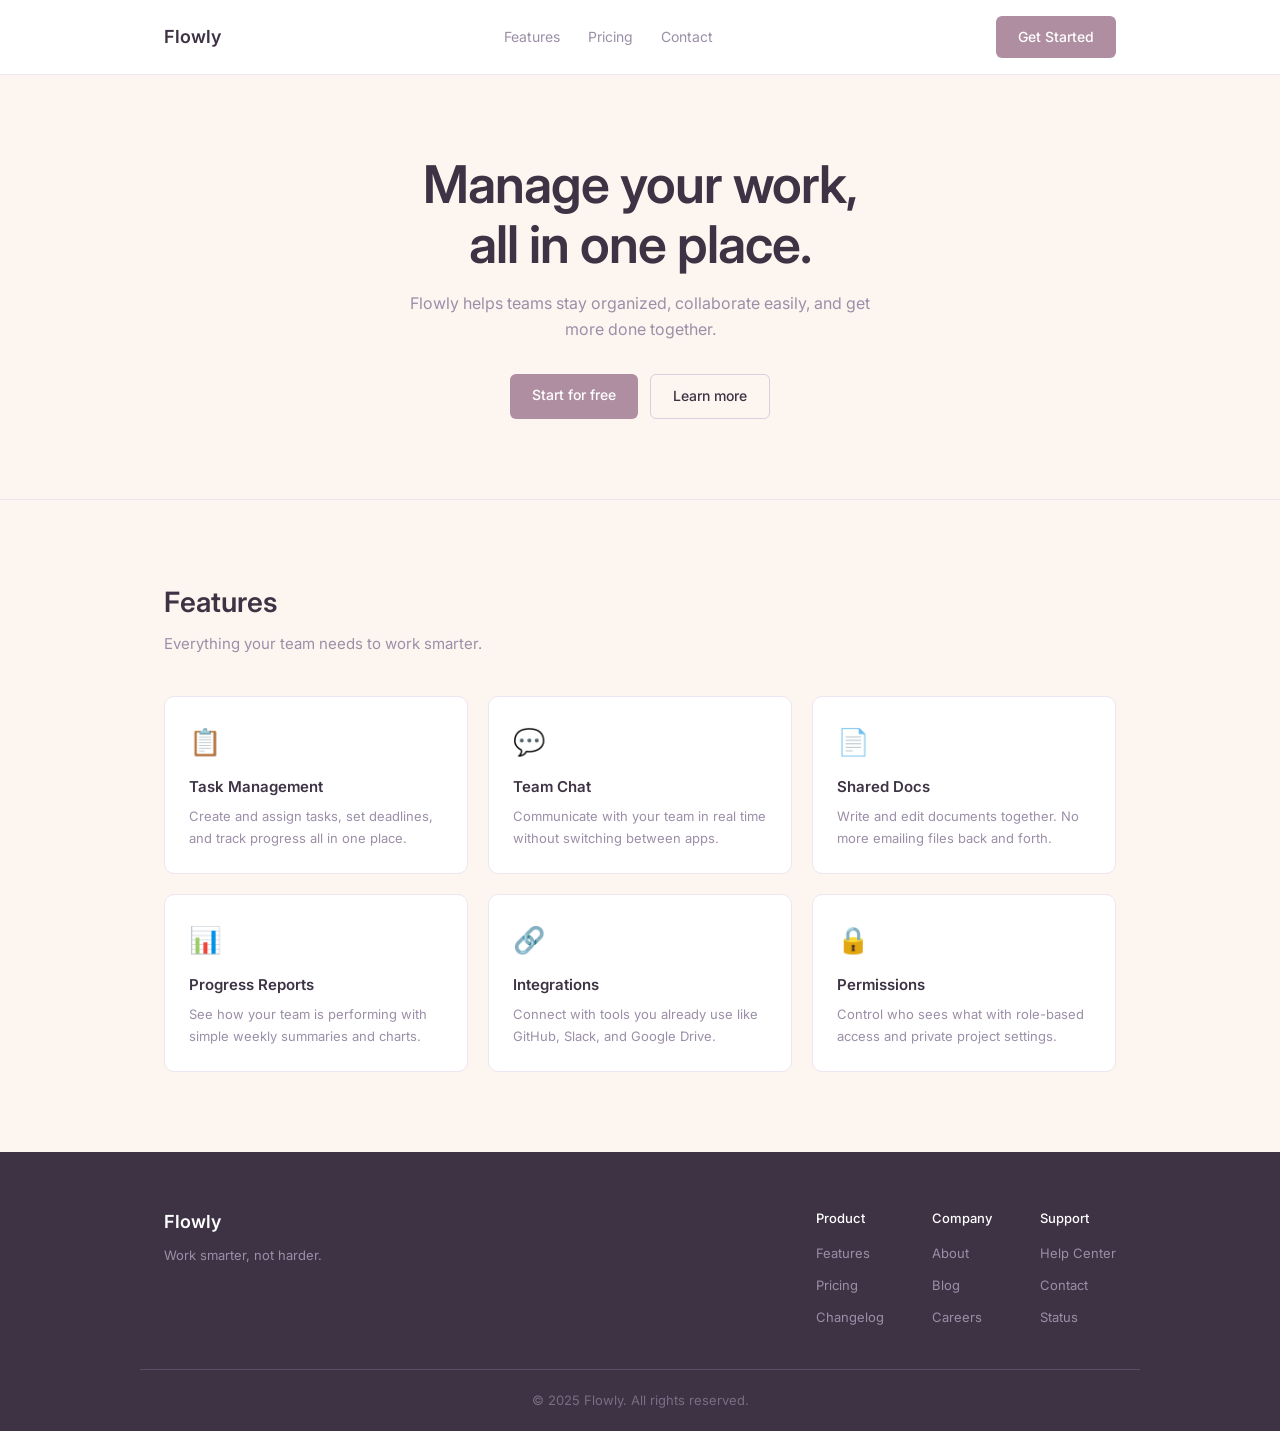
<file: landingPage/index.html>
<!DOCTYPE html>
<html lang="en">
<head>
  <meta charset="UTF-8" />
  <meta name="viewport" content="width=device-width, initial-scale=1.0" />
  <title>Flowly</title>
  <link href="https://fonts.googleapis.com/css2?family=Inter:wght@400;500;600&display=swap" rel="stylesheet" />
  <link rel="stylesheet" href="style.css" />
</head>
<body>

  <!-- HEADER & NAVIGATION -->
  <header>
    <div class="container nav-container">
      <div class="logo">Flowly</div>
      <nav>
        <ul class="nav-links">
          <li><a href="#features">Features</a></li>
          <li><a href="#pricing">Pricing</a></li>
          <li><a href="#contact">Contact</a></li>
        </ul>
      </nav>
      <a href="#" class="btn">Get Started</a>
      <button class="hamburger" id="hamburger">&#9776;</button>
    </div>
    <div class="mobile-nav" id="mobileNav">
      <a href="#features">Features</a>
      <a href="#pricing">Pricing</a>
      <a href="#contact">Contact</a>
      <a href="#" class="btn">Get Started</a>
    </div>
  </header>

  <!-- HERO SECTION -->
  <section id="hero">
    <div class="container hero-container">
      <h1>Manage your work,<br />all in one place.</h1>
      <p>Flowly helps teams stay organized, collaborate easily, and get more done together.</p>
      <div class="hero-btns">
        <a href="#" class="btn">Start for free</a>
        <a href="#features" class="btn-outline">Learn more</a>
      </div>
    </div>
  </section>

  <!-- FEATURES SECTION -->
  <section id="features">
    <div class="container">
      <h2>Features</h2>
      <p class="section-sub">Everything your team needs to work smarter.</p>
      <div class="features-grid">
        <div class="feature-card">
          <div class="icon">📋</div>
          <h3>Task Management</h3>
          <p>Create and assign tasks, set deadlines, and track progress all in one place.</p>
        </div>
        <div class="feature-card">
          <div class="icon">💬</div>
          <h3>Team Chat</h3>
          <p>Communicate with your team in real time without switching between apps.</p>
        </div>
        <div class="feature-card">
          <div class="icon">📄</div>
          <h3>Shared Docs</h3>
          <p>Write and edit documents together. No more emailing files back and forth.</p>
        </div>
        <div class="feature-card">
          <div class="icon">📊</div>
          <h3>Progress Reports</h3>
          <p>See how your team is performing with simple weekly summaries and charts.</p>
        </div>
        <div class="feature-card">
          <div class="icon">🔗</div>
          <h3>Integrations</h3>
          <p>Connect with tools you already use like GitHub, Slack, and Google Drive.</p>
        </div>
        <div class="feature-card">
          <div class="icon">🔒</div>
          <h3>Permissions</h3>
          <p>Control who sees what with role-based access and private project settings.</p>
        </div>
      </div>
    </div>
  </section>

  <!-- FOOTER -->
  <footer id="contact">
    <div class="container footer-container">
      <div class="footer-brand">
        <div class="logo">Flowly</div>
        <p>Work smarter, not harder.</p>
      </div>
      <div class="footer-links">
        <div>
          <h4>Product</h4>
          <ul>
            <li><a href="#features">Features</a></li>
            <li><a href="#">Pricing</a></li>
            <li><a href="#">Changelog</a></li>
          </ul>
        </div>
        <div>
          <h4>Company</h4>
          <ul>
            <li><a href="#">About</a></li>
            <li><a href="#">Blog</a></li>
            <li><a href="#">Careers</a></li>
          </ul>
        </div>
        <div>
          <h4>Support</h4>
          <ul>
            <li><a href="#">Help Center</a></li>
            <li><a href="#">Contact</a></li>
            <li><a href="#">Status</a></li>
          </ul>
        </div>
      </div>
    </div>
    <div class="footer-bottom">
      <p>© 2025 Flowly. All rights reserved.</p>
    </div>
  </footer>

  <script src="script.js"></script>
</body>
</html>
</file>
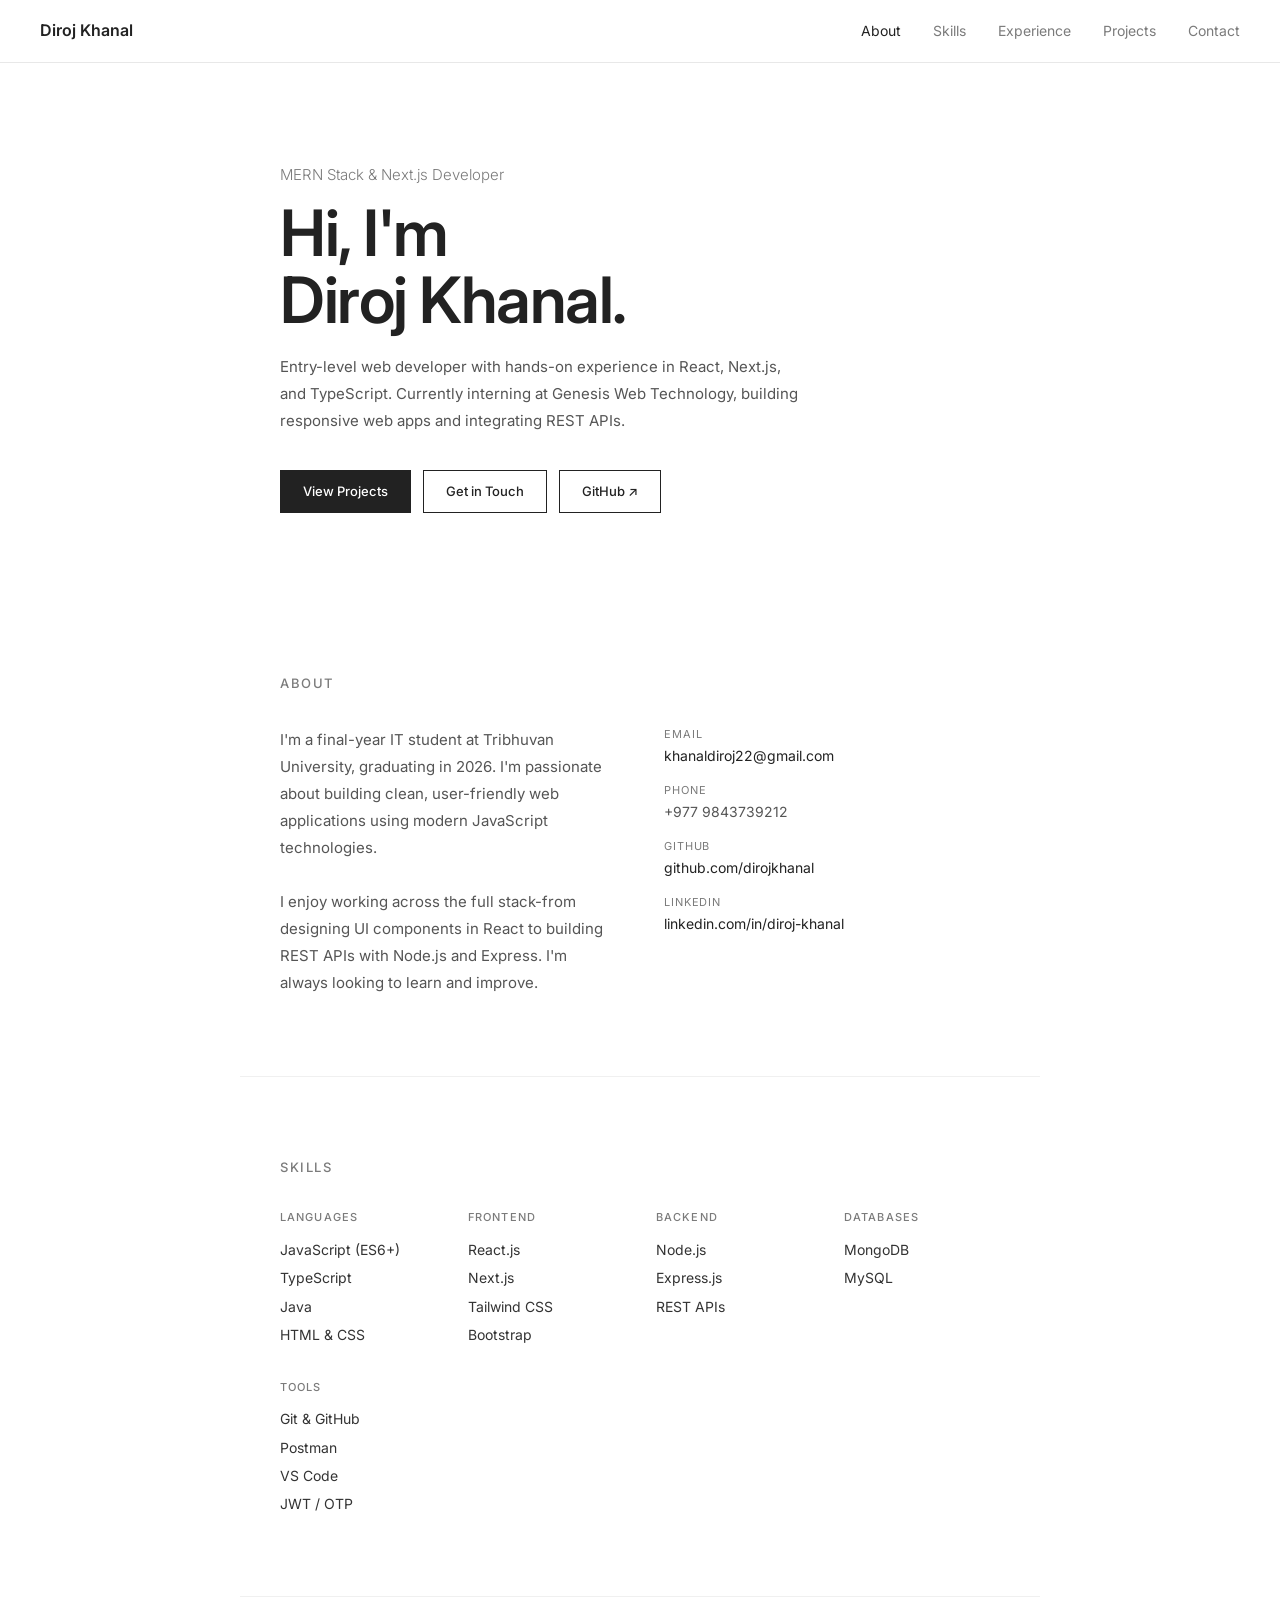
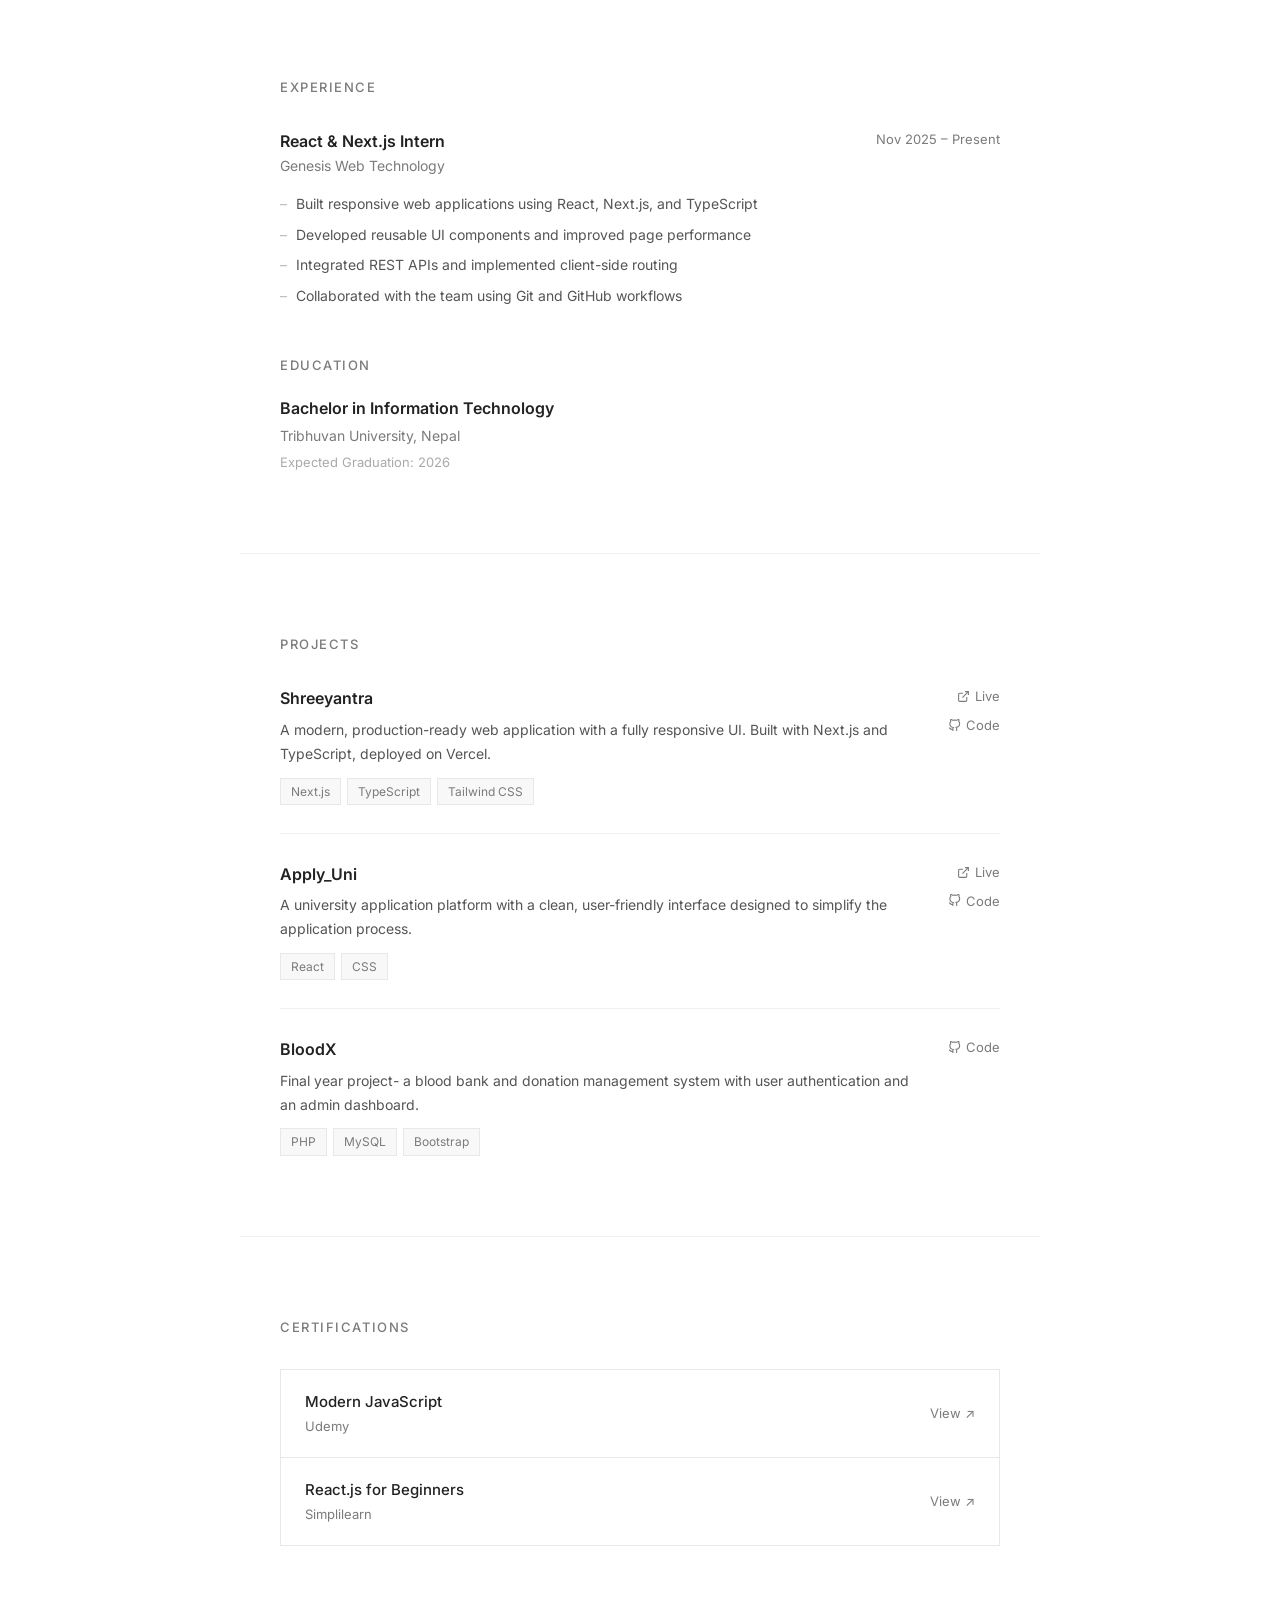
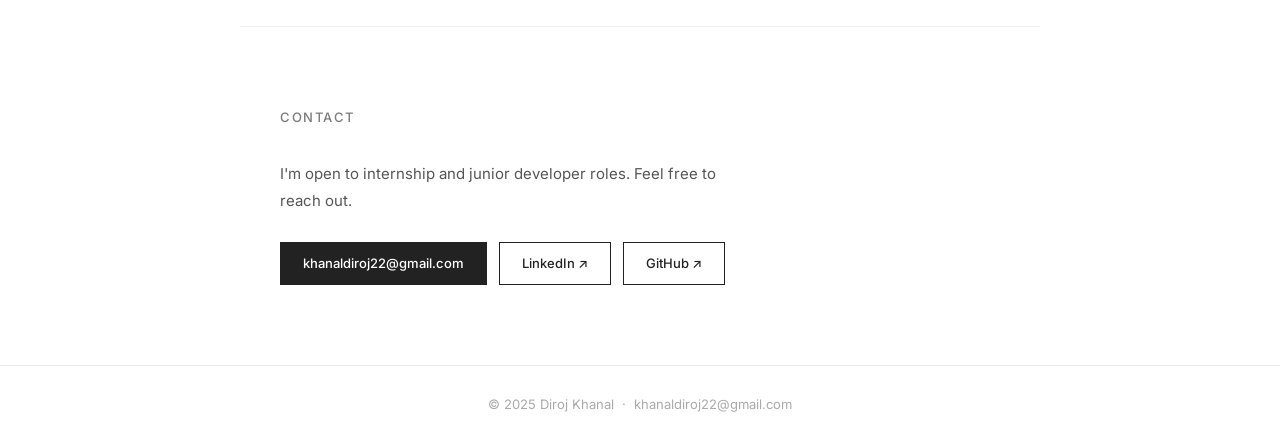
<file: personalPortfolio/index.html>
<!DOCTYPE html>
<html lang="en">
<head>
  <meta charset="UTF-8" />
  <meta name="viewport" content="width=device-width, initial-scale=1.0" />
  <title>Diroj Khanal</title>
  <link rel="preconnect" href="https://fonts.googleapis.com" />
  <link rel="preconnect" href="https://fonts.gstatic.com" crossorigin />
  <link href="https://fonts.googleapis.com/css2?family=Inter:wght@300;400;500;600&display=swap" rel="stylesheet" />
  <link rel="stylesheet" href="style.css" />
</head>
<body>

  <!-- NAV -->
  <nav>
    <div class="logo">Diroj Khanal</div>
    <ul class="nav-links">
      <li><a href="#about">About</a></li>
      <li><a href="#skills">Skills</a></li>
      <li><a href="#experience">Experience</a></li>
      <li><a href="#projects">Projects</a></li>
      <li><a href="#contact">Contact</a></li>
    </ul>
  </nav>

  <!-- HERO -->
  <div id="hero">
    <p class="hero-role fade">MERN Stack & Next.js Developer</p>
    <h1 class="hero-name fade">Hi, I'm<br>Diroj Khanal.</h1>
    <p class="hero-bio fade">
      Entry-level web developer with hands-on experience in React, Next.js, and TypeScript.
      Currently interning at Genesis Web Technology, building responsive web apps and integrating REST APIs.
    </p>
    <div class="hero-links fade">
      <a href="#projects" class="btn filled">View Projects</a>
      <a href="mailto:khanaldiroj22@gmail.com" class="btn">Get in Touch</a>
      <a href="https://github.com/dirojkhanal" target="_blank" class="btn">GitHub ↗</a>
    </div>
  </div>

  <!-- ABOUT -->
  <section id="about">
    <h2>About</h2>
    <div class="about-grid fade">
      <div class="about-text">
        <p>I'm a final-year IT student at Tribhuvan University, graduating in 2026. I'm passionate about building clean, user-friendly web applications using modern JavaScript technologies.</p>
        <br />
        <p>I enjoy working across the full stack-from designing UI components in React to building REST APIs with Node.js and Express. I'm always looking to learn and improve.</p>
      </div>
      <div>
        <ul class="contact-list">
          <li><span>Email</span><a href="mailto:khanaldiroj22@gmail.com">khanaldiroj22@gmail.com</a></li>
          <li><span>Phone</span>+977 9843739212</li>
          <li><span>GitHub</span><a href="https://github.com/dirojkhanal" target="_blank">github.com/dirojkhanal</a></li>
          <li><span>LinkedIn</span><a href="https://linkedin.com/in/diroj-khanal" target="_blank">linkedin.com/in/diroj-khanal</a></li>
        </ul>
      </div>
    </div>
  </section>

  <!-- SKILLS -->
  <section id="skills">
    <h2>Skills</h2>
    <div class="skills-grid fade">
      <div class="skill-group">
        <h3>Languages</h3>
        <ul>
          <li>JavaScript (ES6+)</li>
          <li>TypeScript</li>
          <li>Java</li>
          <li>HTML & CSS</li>
        </ul>
      </div>
      <div class="skill-group">
        <h3>Frontend</h3>
        <ul>
          <li>React.js</li>
          <li>Next.js</li>
          <li>Tailwind CSS</li>
          <li>Bootstrap</li>
        </ul>
      </div>
      <div class="skill-group">
        <h3>Backend</h3>
        <ul>
          <li>Node.js</li>
          <li>Express.js</li>
          <li>REST APIs</li>
        </ul>
      </div>
      <div class="skill-group">
        <h3>Databases</h3>
        <ul>
          <li>MongoDB</li>
          <li>MySQL</li>
        </ul>
      </div>
      <div class="skill-group">
        <h3>Tools</h3>
        <ul>
          <li>Git & GitHub</li>
          <li>Postman</li>
          <li>VS Code</li>
          <li>JWT / OTP</li>
        </ul>
      </div>
    </div>
  </section>

  <!-- EXPERIENCE -->
  <section id="experience">
    <h2>Experience</h2>
    <div class="exp-item fade">
      <div class="exp-header">
        <div>
          <div class="exp-role">React & Next.js Intern</div>
          <div class="exp-company">Genesis Web Technology</div>
        </div>
        <div class="exp-date">Nov 2025 – Present</div>
      </div>
      <ul class="exp-duties">
        <li>Built responsive web applications using React, Next.js, and TypeScript</li>
        <li>Developed reusable UI components and improved page performance</li>
        <li>Integrated REST APIs and implemented client-side routing</li>
        <li>Collaborated with the team using Git and GitHub workflows</li>
      </ul>
    </div>

    <div class="exp-item fade" style="margin-top: 48px;">
      <h2 style="margin-bottom: 20px;">Education</h2>
      <div class="edu-item">
        <div class="edu-degree">Bachelor in Information Technology</div>
        <div class="edu-school">Tribhuvan University, Nepal</div>
        <div class="edu-year">Expected Graduation: 2026</div>
      </div>
    </div>
  </section>

  <!-- PROJECTS -->
  <section id="projects">
    <h2>Projects</h2>
    <div class="fade">

      <div class="project-item">
        <div>
          <div class="project-name">Shreeyantra</div>
          <p class="project-desc">A modern, production-ready web application with a fully responsive UI. Built with Next.js and TypeScript, deployed on Vercel.</p>
          <div class="project-tags">
            <span class="project-tag">Next.js</span>
            <span class="project-tag">TypeScript</span>
            <span class="project-tag">Tailwind CSS</span>
          </div>
        </div>
        <div class="project-links">
          <a href="https://shreeyantra-git-main-diroj-khanals-projects.vercel.app/" target="_blank" class="project-link">
            <svg width="13" height="13" viewBox="0 0 24 24" fill="none" stroke="currentColor" stroke-width="2"><path d="M18 13v6a2 2 0 01-2 2H5a2 2 0 01-2-2V8a2 2 0 012-2h6"/><polyline points="15 3 21 3 21 9"/><line x1="10" y1="14" x2="21" y2="3"/></svg>
            Live
          </a>
          <a href="https://github.com/dirojkhanal/shree_yantra" target="_blank" class="project-link">
            <svg width="13" height="13" viewBox="0 0 24 24" fill="none" stroke="currentColor" stroke-width="2"><path d="M9 19c-5 1.5-5-2.5-7-3m14 6v-3.87a3.37 3.37 0 00-.94-2.61c3.14-.35 6.44-1.54 6.44-7A5.44 5.44 0 0020 4.77 5.07 5.07 0 0019.91 1S18.73.65 16 2.48a13.38 13.38 0 00-7 0C6.27.65 5.09 1 5.09 1A5.07 5.07 0 005 4.77a5.44 5.44 0 00-1.5 3.78c0 5.42 3.3 6.61 6.44 7A3.37 3.37 0 009 18.13V22"/></svg>
            Code
          </a>
        </div>
      </div>

      <div class="project-item">
        <div>
          <div class="project-name">Apply_Uni</div>
          <p class="project-desc">A university application platform with a clean, user-friendly interface designed to simplify the application process.</p>
          <div class="project-tags">
            <span class="project-tag">React</span>
            <span class="project-tag">CSS</span>
          </div>
        </div>
        <div class="project-links">
          <a href="https://applyuni.vercel.app" target="_blank" class="project-link">
            <svg width="13" height="13" viewBox="0 0 24 24" fill="none" stroke="currentColor" stroke-width="2"><path d="M18 13v6a2 2 0 01-2 2H5a2 2 0 01-2-2V8a2 2 0 012-2h6"/><polyline points="15 3 21 3 21 9"/><line x1="10" y1="14" x2="21" y2="3"/></svg>
            Live
          </a>
          <a href="https://github.com/dirojkhanal/Apply_Uni" target="_blank" class="project-link">
            <svg width="13" height="13" viewBox="0 0 24 24" fill="none" stroke="currentColor" stroke-width="2"><path d="M9 19c-5 1.5-5-2.5-7-3m14 6v-3.87a3.37 3.37 0 00-.94-2.61c3.14-.35 6.44-1.54 6.44-7A5.44 5.44 0 0020 4.77 5.07 5.07 0 0019.91 1S18.73.65 16 2.48a13.38 13.38 0 00-7 0C6.27.65 5.09 1 5.09 1A5.07 5.07 0 005 4.77a5.44 5.44 0 00-1.5 3.78c0 5.42 3.3 6.61 6.44 7A3.37 3.37 0 009 18.13V22"/></svg>
            Code
          </a>
        </div>
      </div>

      <div class="project-item">
        <div>
          <div class="project-name">BloodX</div>
          <p class="project-desc">Final year project- a blood bank and donation management system with user authentication and an admin dashboard.</p>
          <div class="project-tags">
            <span class="project-tag">PHP</span>
            <span class="project-tag">MySQL</span>
            <span class="project-tag">Bootstrap</span>
          </div>
        </div>
        <div class="project-links">
          <a href="https://github.com/dirojkhanal/BloodX-" target="_blank" class="project-link">
            <svg width="13" height="13" viewBox="0 0 24 24" fill="none" stroke="currentColor" stroke-width="2"><path d="M9 19c-5 1.5-5-2.5-7-3m14 6v-3.87a3.37 3.37 0 00-.94-2.61c3.14-.35 6.44-1.54 6.44-7A5.44 5.44 0 0020 4.77 5.07 5.07 0 0019.91 1S18.73.65 16 2.48a13.38 13.38 0 00-7 0C6.27.65 5.09 1 5.09 1A5.07 5.07 0 005 4.77a5.44 5.44 0 00-1.5 3.78c0 5.42 3.3 6.61 6.44 7A3.37 3.37 0 009 18.13V22"/></svg>
            Code
          </a>
        </div>
      </div>

    </div>
  </section>

  <!-- CERTIFICATIONS -->
  <section id="certifications">
    <h2>Certifications</h2>
    <div class="cert-list fade">
      <div class="cert-item">
        <div>
          <div class="cert-name">Modern JavaScript</div>
          <div class="cert-issuer">Udemy</div>
        </div>
        <a href="https://www.udemy.com/certificate/UC-66bdcbe7-03c3-4ac4-9de7-f5d11f9a78c8/" target="_blank" class="cert-link">View ↗</a>
      </div>
      <div class="cert-item">
        <div>
          <div class="cert-name">React.js for Beginners</div>
          <div class="cert-issuer">Simplilearn</div>
        </div>
        <a href="https://www.simplilearn.com/skillup-certificate-landing" target="_blank" class="cert-link">View ↗</a>
      </div>
    </div>
  </section>

  <!-- CONTACT -->
  <section id="contact">
    <h2>Contact</h2>
    <div class="fade">
      <p class="contact-intro">I'm open to internship and junior developer roles. Feel free to reach out.</p>
      <div class="contact-ctas">
        <a href="mailto:khanaldiroj22@gmail.com" class="btn filled">khanaldiroj22@gmail.com</a>
        <a href="https://linkedin.com/in/diroj-khanal" target="_blank" class="btn">LinkedIn ↗</a>
        <a href="https://github.com/dirojkhanal" target="_blank" class="btn">GitHub ↗</a>
      </div>
    </div>
  </section>

  <!-- FOOTER -->
  <footer>
    <p>© 2025 Diroj Khanal &nbsp;·&nbsp; <a href="mailto:khanaldiroj22@gmail.com">khanaldiroj22@gmail.com</a></p>
  </footer>

  <script src="script.js"></script>
</body>
</html>
</file>
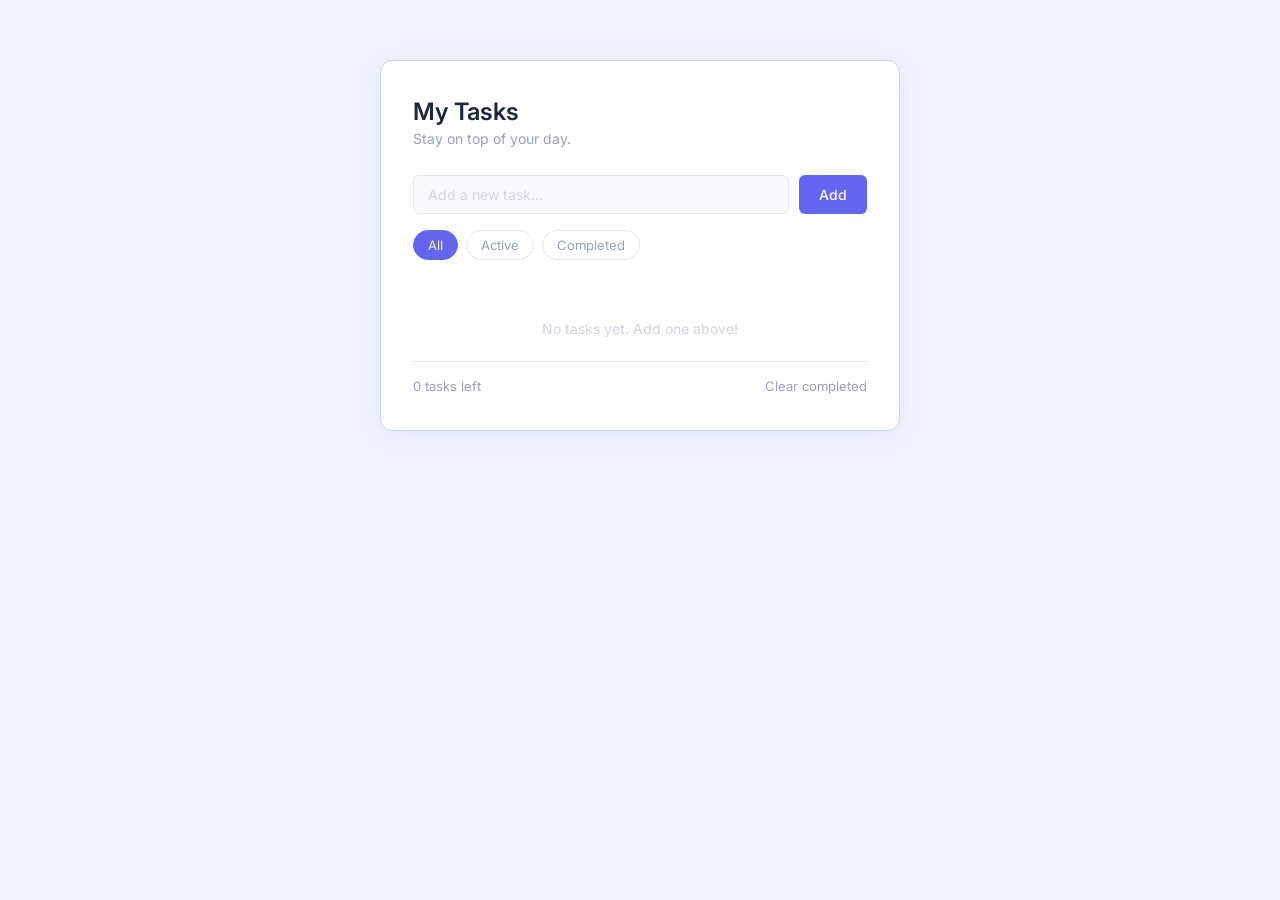
<file: to-do-list/index.html>
<!DOCTYPE html>
<html lang="en">
<head>
  <meta charset="UTF-8" />
  <meta name="viewport" content="width=device-width, initial-scale=1.0" />
  <title>To-Do List</title>
  <link href="https://fonts.googleapis.com/css2?family=Inter:wght@400;500;600&display=swap" rel="stylesheet" />
  <link rel="stylesheet" href="style.css" />
</head>
<body>

  <div class="app">

    <h1>My Tasks</h1>
    <p class="subtitle">Stay on top of your day.</p>

    <!-- ADD TASK FORM -->
    <div class="input-row">
      <input
        type="text"
        id="taskInput"
        placeholder="Add a new task..."
        maxlength="100"
      />
      <button id="addBtn">Add</button>
    </div>

    <!-- FILTER BUTTONS -->
    <div class="filters">
      <button class="filter-btn active" data-filter="all">All</button>
      <button class="filter-btn" data-filter="active">Active</button>
      <button class="filter-btn" data-filter="completed">Completed</button>
    </div>

    <!-- TASK LIST -->
    <ul id="taskList"></ul>

    <!-- EMPTY STATE -->
    <p class="empty" id="emptyMsg">No tasks yet. Add one above!</p>

    <!-- FOOTER INFO -->
    <div class="task-footer" id="taskFooter">
      <span id="taskCount"></span>
      <button id="clearBtn">Clear completed</button>
    </div>

  </div>

  <script src="script.js"></script>
</body>
</html>
</file>
<file: landingPage/style.css>
/* RESET */
* {
  margin: 0;
  padding: 0;
  box-sizing: border-box;
}

/* BASE */
body {
  font-family: 'Inter', sans-serif;
  background: #fdf6f0;
  color: #3d3344;
  font-size: 15px;
  line-height: 1.6;
}

a {
  text-decoration: none;
  color: inherit;
}

/* LAYOUT */
.container {
  max-width: 1000px;
  margin: 0 auto;
  padding: 0 24px;
}

/* BUTTONS */
.btn {
  display: inline-block;
  background: #b08ea2;
  color: #fff;
  padding: 10px 22px;
  border-radius: 6px;
  font-size: 14px;
  font-weight: 500;
  border: none;
  cursor: pointer;
  transition: background 0.2s;
}

.btn:hover {
  background: #9a7a8e;
}

.btn-outline {
  display: inline-block;
  color: #3d3344;
  padding: 10px 22px;
  border-radius: 6px;
  font-size: 14px;
  font-weight: 500;
  border: 1px solid #d8cfe0;
  transition: border-color 0.2s;
}

.btn-outline:hover {
  border-color: #b08ea2;
}

/* HEADER */
header {
  background: #fff;
  border-bottom: 1px solid #ede5f0;
  position: sticky;
  top: 0;
  z-index: 10;
}

.nav-container {
  display: flex;
  align-items: center;
  justify-content: space-between;
  padding-top: 16px;
  padding-bottom: 16px;
}

.logo {
  font-size: 18px;
  font-weight: 600;
  color: #3d3344;
}

.nav-links {
  display: flex;
  gap: 28px;
  list-style: none;
}

.nav-links a {
  font-size: 14px;
  color: #9b8fa8;
  transition: color 0.2s;
}

.nav-links a:hover {
  color: #3d3344;
}

.hamburger {
  display: none;
  background: none;
  border: none;
  font-size: 22px;
  cursor: pointer;
  color: #3d3344;
}

/* MOBILE NAV */
.mobile-nav {
  display: none;
  flex-direction: column;
  gap: 12px;
  padding: 16px 24px;
  border-top: 1px solid #ede5f0;
  background: #fff;
}

.mobile-nav.open {
  display: flex;
}

.mobile-nav a {
  font-size: 15px;
  color: #3d3344;
}

/* HERO */
#hero {
  padding: 80px 0;
  text-align: center;
}

.hero-container h1 {
  font-size: clamp(32px, 5vw, 52px);
  font-weight: 600;
  letter-spacing: -1px;
  line-height: 1.15;
  margin-bottom: 16px;
  color: #3d3344;
}

.hero-container p {
  font-size: 16px;
  color: #9b8fa8;
  max-width: 460px;
  margin: 0 auto 32px;
}

.hero-btns {
  display: flex;
  justify-content: center;
  gap: 12px;
  flex-wrap: wrap;
}

/* FEATURES */
#features {
  padding: 80px 0;
  border-top: 1px solid #ede5f0;
}

#features h2 {
  font-size: 28px;
  font-weight: 600;
  margin-bottom: 8px;
  color: #3d3344;
}

.section-sub {
  font-size: 15px;
  color: #9b8fa8;
  margin-bottom: 40px;
}

.features-grid {
  display: grid;
  grid-template-columns: repeat(3, 1fr);
  gap: 20px;
}

.feature-card {
  background: #fff;
  border: 1px solid #ede5f0;
  border-radius: 10px;
  padding: 24px;
}

.feature-card .icon {
  font-size: 26px;
  margin-bottom: 12px;
}

.feature-card h3 {
  font-size: 15px;
  font-weight: 600;
  margin-bottom: 6px;
  color: #3d3344;
}

.feature-card p {
  font-size: 13px;
  color: #9b8fa8;
  line-height: 1.7;
}

/* FOOTER */
footer {
  background: #3d3344;
  color: #fff;
  padding: 56px 0 0;
}

.footer-container {
  display: flex;
  justify-content: space-between;
  gap: 40px;
  flex-wrap: wrap;
  padding-bottom: 40px;
}

.footer-brand .logo {
  color: #fff;
  margin-bottom: 8px;
}

.footer-brand p {
  font-size: 13px;
  color: #9b8fa8;
}

.footer-links {
  display: flex;
  gap: 48px;
  flex-wrap: wrap;
}

.footer-links h4 {
  font-size: 13px;
  font-weight: 500;
  margin-bottom: 12px;
  color: #fff;
}

.footer-links ul {
  list-style: none;
  display: flex;
  flex-direction: column;
  gap: 8px;
}

.footer-links a {
  font-size: 13px;
  color: #9b8fa8;
  transition: color 0.2s;
}

.footer-links a:hover {
  color: #fff;
}

.footer-bottom {
  border-top: 1px solid #5a4d65;
  padding: 20px 24px;
  text-align: center;
  font-size: 13px;
  color: #7a6d85;
  max-width: 1000px;
  margin: 0 auto;
}

/* RESPONSIVE */
@media (max-width: 700px) {
  .nav-links,
  .nav-container .btn {
    display: none;
  }

  .hamburger {
    display: block;
  }

  .features-grid {
    grid-template-columns: 1fr;
  }

  .footer-container {
    flex-direction: column;
  }

  .footer-links {
    gap: 28px;
  }
}

@media (min-width: 701px) and (max-width: 900px) {
  .features-grid {
    grid-template-columns: repeat(2, 1fr);
  }
}
</file>
<file: personalPortfolio/style.css>
/* ── RESET ── */
* {
  margin: 0;
  padding: 0;
  box-sizing: border-box;
}

/* ── BASE ── */
body {
  font-family: 'Inter', sans-serif;
  background: #ffffff;
  color: #222222;
  font-size: 15px;
  line-height: 1.6;
}

a {
  color: inherit;
  text-decoration: none;
}

a:hover {
  text-decoration: underline;
}

/* ── NAV ── */
nav {
  position: sticky;
  top: 0;
  background: #ffffff;
  border-bottom: 1px solid #e8e8e8;
  padding: 18px 40px;
  display: flex;
  justify-content: space-between;
  align-items: center;
  z-index: 10;
}

.logo {
  font-weight: 600;
  font-size: 16px;
}

.nav-links {
  display: flex;
  gap: 32px;
  list-style: none;
}

.nav-links a {
  font-size: 14px;
  color: #7b7b7b;
  transition: color 0.2s;
}

.nav-links a:hover {
  color: #222222;
  text-decoration: none;
}

/* ── HERO ── */
#hero {
  padding: 100px 40px 80px;
  max-width: 800px;
  margin: 0 auto;
}

.hero-role {
  font-size: 15px;
  color: #7b7b7b;
  font-weight: 300;
  margin-bottom: 12px;
}

.hero-name {
  font-size: clamp(40px, 6vw, 64px);
  font-weight: 600;
  letter-spacing: -1.5px;
  line-height: 1.05;
  margin-bottom: 20px;
}

.hero-bio {
  font-size: 15px;
  color: #555555;
  max-width: 520px;
  line-height: 1.8;
  margin-bottom: 36px;
}

.hero-links {
  display: flex;
  gap: 12px;
  flex-wrap: wrap;
}

/* ── BUTTONS ── */
.btn {
  display: inline-block;
  padding: 10px 22px;
  font-size: 13px;
  font-weight: 500;
  border: 1px solid #222222;
  color: #222222;
  transition: background 0.2s, color 0.2s;
}

.btn:hover {
  background: #222222;
  color: #ffffff;
  text-decoration: none;
}

.btn.filled {
  background: #222222;
  color: #ffffff;
}

.btn.filled:hover {
  background: #444444;
  border-color: #444444;
}

/* ── SECTIONS ── */
section {
  padding: 80px 40px;
  max-width: 800px;
  margin: 0 auto;
}

section + section {
  border-top: 1px solid #f0f0f0;
}

h2 {
  font-size: 13px;
  font-weight: 500;
  letter-spacing: 0.12em;
  text-transform: uppercase;
  color: #7b7b7b;
  margin-bottom: 32px;
}

/* ── ABOUT ── */
.about-grid {
  display: grid;
  grid-template-columns: 1fr 1fr;
  gap: 48px;
}

.about-text {
  color: #555555;
  line-height: 1.8;
}

.contact-list {
  list-style: none;
  display: flex;
  flex-direction: column;
  gap: 14px;
}

.contact-list li {
  font-size: 14px;
  color: #555555;
}

.contact-list span {
  color: #7b7b7b;
  font-size: 11px;
  display: block;
  margin-bottom: 2px;
  letter-spacing: 0.08em;
  text-transform: uppercase;
}

.contact-list a {
  color: #222222;
}

.contact-list a:hover {
  text-decoration: underline;
}

/* ── SKILLS ── */
.skills-grid {
  display: grid;
  grid-template-columns: repeat(auto-fill, minmax(150px, 1fr));
  gap: 32px;
}

.skill-group h3 {
  font-size: 11px;
  font-weight: 500;
  letter-spacing: 0.1em;
  text-transform: uppercase;
  color: #7b7b7b;
  margin-bottom: 12px;
}

.skill-group ul {
  list-style: none;
  display: flex;
  flex-direction: column;
  gap: 6px;
}

.skill-group ul li {
  font-size: 14px;
  color: #333333;
}

/* ── EXPERIENCE ── */
.exp-item {
  margin-bottom: 40px;
}

.exp-item:last-child {
  margin-bottom: 0;
}

.exp-header {
  display: flex;
  justify-content: space-between;
  align-items: flex-start;
  margin-bottom: 8px;
  flex-wrap: wrap;
  gap: 8px;
}

.exp-role {
  font-size: 16px;
  font-weight: 600;
}

.exp-company {
  font-size: 14px;
  color: #7b7b7b;
  margin-bottom: 4px;
}

.exp-date {
  font-size: 13px;
  color: #7b7b7b;
}

.exp-duties {
  list-style: none;
  margin-top: 12px;
  display: flex;
  flex-direction: column;
  gap: 8px;
}

.exp-duties li {
  font-size: 14px;
  color: #555555;
  padding-left: 16px;
  position: relative;
}

.exp-duties li::before {
  content: '–';
  position: absolute;
  left: 0;
  color: #bbbbbb;
}

/* ── EDUCATION ── */
.edu-degree {
  font-size: 16px;
  font-weight: 600;
  margin-bottom: 4px;
}

.edu-school {
  font-size: 14px;
  color: #7b7b7b;
  margin-bottom: 4px;
}

.edu-year {
  font-size: 13px;
  color: #aaaaaa;
}

/* ── PROJECTS ── */
.project-item {
  padding: 28px 0;
  border-bottom: 1px solid #f0f0f0;
  display: grid;
  grid-template-columns: 1fr auto;
  gap: 24px;
  align-items: start;
}

.project-item:first-child {
  padding-top: 0;
}

.project-item:last-child {
  border-bottom: none;
  padding-bottom: 0;
}

.project-name {
  font-size: 16px;
  font-weight: 600;
  margin-bottom: 6px;
}

.project-desc {
  font-size: 14px;
  color: #555555;
  line-height: 1.7;
  margin-bottom: 12px;
}

.project-tags {
  display: flex;
  flex-wrap: wrap;
  gap: 6px;
}

.project-tag {
  font-size: 12px;
  color: #7b7b7b;
  border: 1px solid #e8e8e8;
  padding: 3px 10px;
  background: #f8f8f8;
}

.project-links {
  display: flex;
  flex-direction: column;
  gap: 8px;
  align-items: flex-end;
  flex-shrink: 0;
}

.project-link {
  font-size: 13px;
  color: #7b7b7b;
  display: flex;
  align-items: center;
  gap: 5px;
  white-space: nowrap;
}

.project-link:hover {
  color: #222222;
  text-decoration: none;
}

/* ── CERTIFICATIONS ── */
.cert-list {
  display: flex;
  flex-direction: column;
  border: 1px solid #e8e8e8;
}

.cert-item {
  display: flex;
  justify-content: space-between;
  align-items: center;
  padding: 20px 24px;
  border-bottom: 1px solid #e8e8e8;
  gap: 16px;
}

.cert-item:last-child {
  border-bottom: none;
}

.cert-name {
  font-size: 15px;
  font-weight: 500;
  margin-bottom: 2px;
}

.cert-issuer {
  font-size: 13px;
  color: #7b7b7b;
}

.cert-link {
  font-size: 13px;
  color: #7b7b7b;
  white-space: nowrap;
  flex-shrink: 0;
}

.cert-link:hover {
  color: #222222;
}

/* ── CONTACT ── */
.contact-intro {
  font-size: 15px;
  color: #555555;
  margin-bottom: 28px;
  max-width: 480px;
  line-height: 1.8;
}

.contact-ctas {
  display: flex;
  gap: 12px;
  flex-wrap: wrap;
}

/* ── FOOTER ── */
footer {
  border-top: 1px solid #e8e8e8;
  padding: 28px 40px;
  text-align: center;
  font-size: 13px;
  color: #aaaaaa;
  max-width: 100%;
}

footer a {
  color: #aaaaaa;
}

footer a:hover {
  color: #222222;
}

/* ── FADE IN ANIMATION ── */
.fade {
  opacity: 0;
  transform: translateY(16px);
  transition: opacity 0.5s ease, transform 0.5s ease;
}

.fade.show {
  opacity: 1;
  transform: translateY(0);
}

/* ── RESPONSIVE ── */
@media (max-width: 640px) {
  nav {
    padding: 16px 20px;
  }

  .nav-links {
    gap: 16px;
  }

  .nav-links a {
    font-size: 13px;
  }

  #hero {
    padding: 60px 20px;
  }

  section {
    padding: 60px 20px;
  }

  .about-grid {
    grid-template-columns: 1fr;
    gap: 32px;
  }

  .project-item {
    grid-template-columns: 1fr;
  }

  .project-links {
    flex-direction: row;
    align-items: flex-start;
  }

  footer {
    padding: 24px 20px;
  }
}
</file>
<file: to-do-list/style.css>
/* RESET */
* {
  margin: 0;
  padding: 0;
  box-sizing: border-box;
}

/* BASE */
body {
  font-family: 'Inter', sans-serif;
  background: #eef2ff;
  color: #1e293b;
  min-height: 100vh;
  display: flex;
  align-items: flex-start;
  justify-content: center;
  padding: 60px 16px;
}

/* APP CARD */
.app {
  background: #fff;
  border: 1px solid #c7d2fe;
  border-radius: 12px;
  padding: 36px 32px;
  width: 100%;
  max-width: 520px;
  box-shadow: 0 4px 24px rgba(99, 102, 241, 0.08);
}

h1 {
  font-size: 24px;
  font-weight: 600;
  color: #1e293b;
  margin-bottom: 4px;
}

.subtitle {
  font-size: 14px;
  color: #94a3b8;
  margin-bottom: 28px;
}

/* INPUT ROW */
.input-row {
  display: flex;
  gap: 10px;
  margin-bottom: 16px;
}

.input-row input {
  flex: 1;
  padding: 10px 14px;
  font-size: 14px;
  font-family: 'Inter', sans-serif;
  border: 1px solid #e2e8f0;
  border-radius: 6px;
  outline: none;
  color: #1e293b;
  background: #f8faff;
  transition: border-color 0.2s;
}

.input-row input:focus {
  border-color: #6366f1;
}

.input-row input::placeholder {
  color: #cbd5e1;
}

.input-row button {
  padding: 10px 20px;
  background: #6366f1;
  color: #fff;
  font-size: 14px;
  font-weight: 500;
  font-family: 'Inter', sans-serif;
  border: none;
  border-radius: 6px;
  cursor: pointer;
  transition: background 0.2s;
}

.input-row button:hover {
  background: #4f46e5;
}

/* FILTERS */
.filters {
  display: flex;
  gap: 8px;
  margin-bottom: 20px;
}

.filter-btn {
  padding: 6px 14px;
  font-size: 13px;
  font-family: 'Inter', sans-serif;
  background: none;
  border: 1px solid #e2e8f0;
  border-radius: 20px;
  color: #94a3b8;
  cursor: pointer;
  transition: all 0.2s;
}

.filter-btn:hover {
  border-color: #6366f1;
  color: #1e293b;
}

.filter-btn.active {
  background: #6366f1;
  color: #fff;
  border-color: #6366f1;
}

/* TASK LIST */
#taskList {
  list-style: none;
  display: flex;
  flex-direction: column;
  gap: 8px;
  margin-bottom: 16px;
}

/* TASK ITEM */
.task-item {
  display: flex;
  align-items: center;
  gap: 12px;
  padding: 12px 14px;
  background: #f8faff;
  border: 1px solid #e2e8f0;
  border-radius: 8px;
  transition: opacity 0.2s;
}

.task-item.completed {
  opacity: 0.55;
}

/* CHECKBOX */
.task-item input[type="checkbox"] {
  width: 17px;
  height: 17px;
  accent-color: #6366f1;
  cursor: pointer;
  flex-shrink: 0;
}

/* TASK TEXT */
.task-text {
  flex: 1;
  font-size: 14px;
  color: #1e293b;
  word-break: break-word;
}

.task-item.completed .task-text {
  text-decoration: line-through;
  color: #cbd5e1;
}

/* DELETE BUTTON */
.delete-btn {
  background: none;
  border: none;
  color: #cbd5e1;
  font-size: 18px;
  cursor: pointer;
  line-height: 1;
  padding: 0 2px;
  transition: color 0.2s;
  flex-shrink: 0;
}

.delete-btn:hover {
  color: #f43f5e;
}

/* EMPTY STATE */
.empty {
  text-align: center;
  font-size: 14px;
  color: #cbd5e1;
  padding: 24px 0;
  display: none;
}

.empty.show {
  display: block;
}

/* FOOTER */
.task-footer {
  display: flex;
  justify-content: space-between;
  align-items: center;
  padding-top: 16px;
  border-top: 1px solid #e2e8f0;
  font-size: 13px;
  color: #94a3b8;
}

#clearBtn {
  background: none;
  border: none;
  font-size: 13px;
  font-family: 'Inter', sans-serif;
  color: #94a3b8;
  cursor: pointer;
  transition: color 0.2s;
}

#clearBtn:hover {
  color: #f43f5e;
}

/* RESPONSIVE */
@media (max-width: 480px) {
  .app {
    padding: 24px 18px;
  }

  body {
    padding: 24px 12px;
  }
}
</file>
